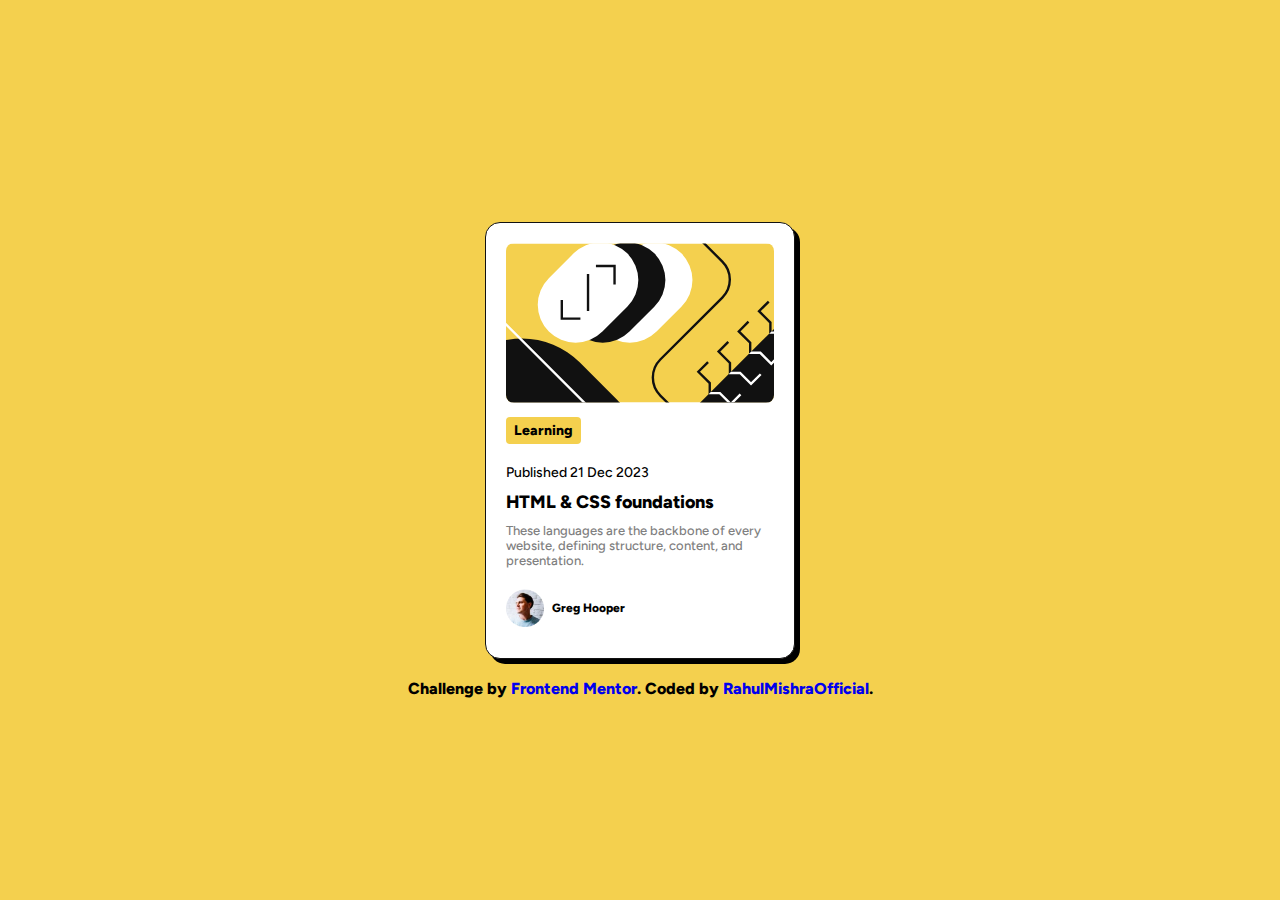
<file: blog-preview-card-main/index.html>
<!DOCTYPE html>
<html lang="en">
<head>
  <meta charset="UTF-8">
  <meta name="viewport" content="width=device-width, initial-scale=1.0">

  <link rel="icon" type="image/png" sizes="32x32" href="./assets/images/favicon-32x32.png">
  <link rel="preconnect" href="https://fonts.googleapis.com">
<link rel="preconnect" href="https://fonts.gstatic.com" crossorigin>
<link href="https://fonts.googleapis.com/css2?family=Figtree:ital,wght@0,300..900;1,300..900&display=swap" rel="stylesheet">
  <link rel="stylesheet" href="style.css">
  
  <title>Frontend Mentor | Blog preview card</title>
</head>
<body>

  <main>
    <img src="./assets/images/illustration-article.svg" alt="" id="mainImg">
    <span id="learning">Learning</span>

    <p>Published 21 Dec 2023</p>
  
    <h2>HTML & CSS foundations</h2>
  
    <p>These languages are the backbone of every website, defining structure, content, and presentation.</p>

    <div>
      <img src="./assets/images/image-avatar.webp" alt="">
    <span>Greg Hooper</span>
    </div>
  </main>
  <div class="attribution">
    Challenge by <a href="https://www.frontendmentor.io?ref=challenge" target="_blank">Frontend Mentor</a>. 
    Coded by <a href="#">RahulMishraOfficial</a>.
  </div>
</body>
</html>
</file>
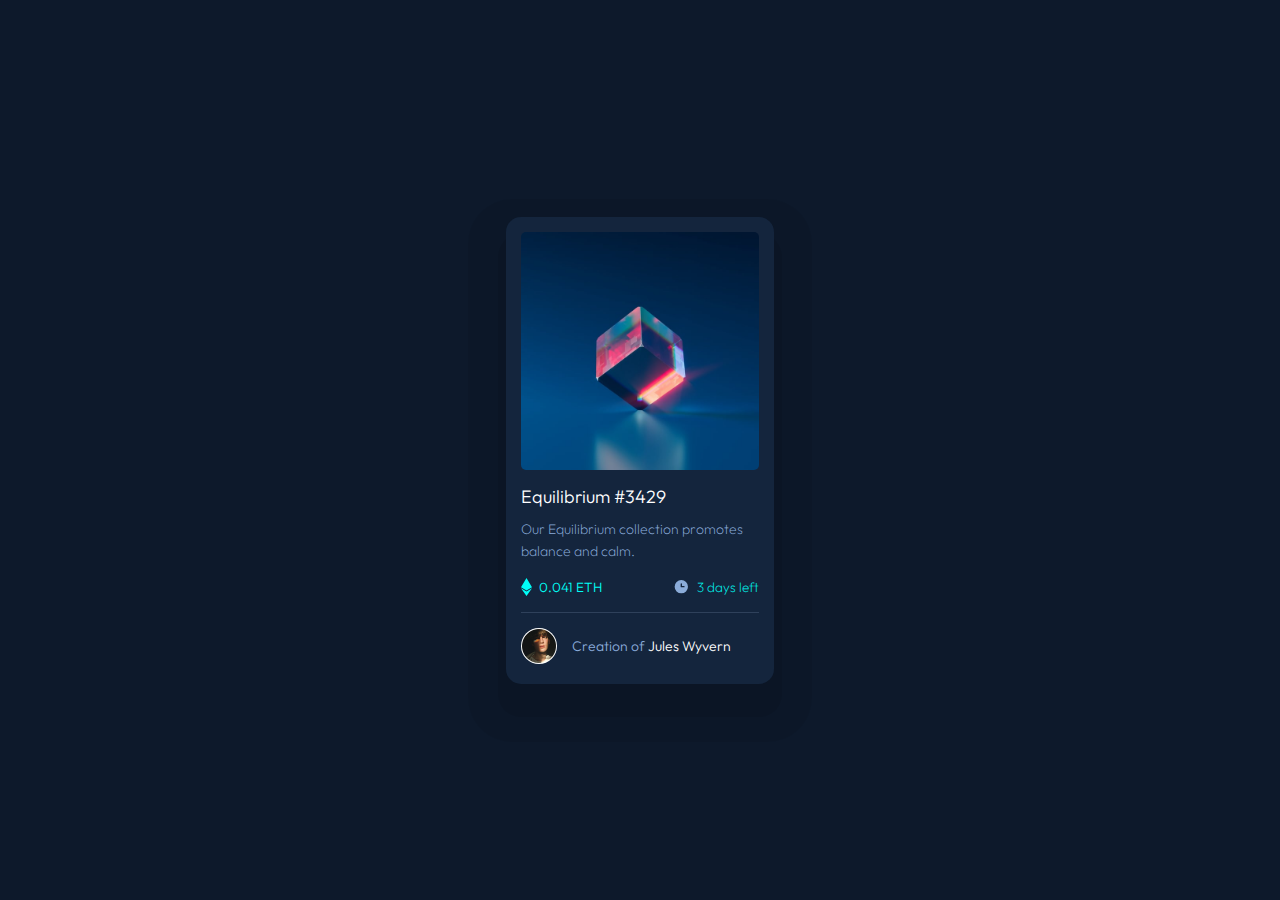
<file: nft_card/index.html>
<!DOCTYPE html>
<html lang="en">
<head>
    <meta charset="UTF-8">
    <meta name="viewport" content="width=device-width, initial-scale=1.0"><link rel="preconnect" href="https://fonts.googleapis.com">
    <link rel="preconnect" href="https://fonts.gstatic.com" crossorigin>
    <link href="https://fonts.googleapis.com/css2?family=Outfit:wght@100..900&display=swap" rel="stylesheet">
    <link rel="stylesheet" href="style.css">
    <title>NFT Card</title>
</head>
<body>
    <div class="card">
        <img src="./images/image-equilibrium.jpg" alt="" class="mainImage">
        <p class="heading">Equilibrium #3429</p>
        <p class="paragraph">Our Equilibrium collection promotes balance and calm.</p>
        <div class="cardStatus">
            <div class="status ethStatus">
                <img src="./images/icon-ethereum.svg" alt="">
                <span id="eth">
                    0.041 ETH
                </span>
            </div>
            <div class="status dayLeftStatus">
                <img src="./images/icon-clock.svg" alt="">
                <span>
                    3 days left
                </span>
            </div>
        </div>
        <hr>
        <div class="creator">
            <div class="img">
                <img src="./images/image-avatar.png" alt="">
            </div>
            <div><p>Creation of <span>Jules Wyvern</span></p></div>
        </div>
    </div>
</body>
</html>
</file>
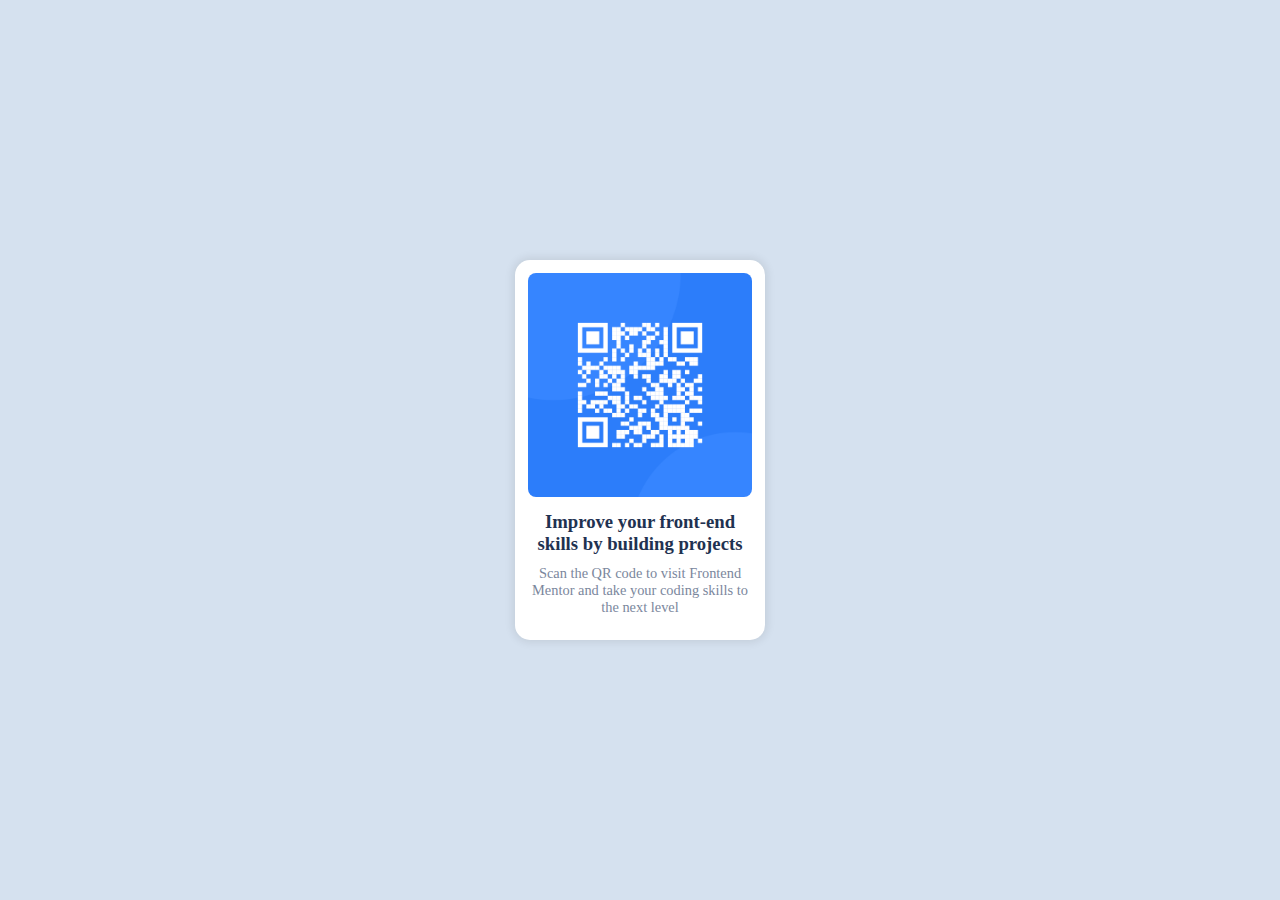
<file: qr_code_card/index.html>
<!DOCTYPE html>
<html lang="en">
<head>
    <meta charset="UTF-8">
    <meta name="viewport" content="width=device-width, initial-scale=1.0">
    <title>qr code card</title>
    <link rel="stylesheet" href="style.css">
</head>
<body>
    <div class="card">
        <img src="./images/image-qr-code.png" alt="">
        <h3>Improve your front-end skills by building projects</h3>
        <p>Scan the QR code to visit Frontend Mentor and take your coding skills to the next level</p>
    </div>
</body>
</html>
</file>
<file: blog-preview-card-main/style.css>
*{
    margin: 0;
    padding: 0;
    box-sizing: border-box;
    font-family: "Figtree", sans-serif;
}
body{
    background-color: hsl(47, 88%, 63%);
    display: flex;
    align-items: center;
    justify-content: center;
    height: 100vh;
    flex-direction: column;
}
main{
    max-width: 310px;
    min-height: 300px;
    background: white;
    padding: 20px;
    border-radius: 15px;
    border: 1px solid  hsl(0, 0%, 7%);
    box-shadow: 5px 5px 0 0;
    margin: 20px 0;
}
main #mainImg{
    width: 100%;
    border-radius: 8px;
}
main #learning{
    background-color: hsl(47, 88%, 63%);
    padding: 5px 8px;
    font-weight: 800;
    font-size: 14px;
    border-radius: 4px;
    margin: 10px 0;
    display: inline-block;
}

main p{
    font-weight: 500;
    margin: 10px 0;
    font-size: 14px;

}
main h2{
    font-weight: 800;
    font-size: 18px;
    margin: 5px 0;
}
main p:nth-child(5){
    color: hsl(0, 0%, 50%);
    font-size: 13px;
}
main div{
    width: 100%;
    height: 60px;
    display: flex;
    align-items: center;
}
main div img{
    width: 38px;
    height: 38px;
}

main div span{
    padding: 5px 8px;
    font-weight: 800;
    font-size: 12px;
    border-radius: 4px;
    margin: 10px 0;
    display: inline-block;
}

.attribution{
    font-weight: 800;
}
.attribution a{
    text-decoration: none;
}
@media (max-width:600px){
    .attribution{
        text-align: center;
    }
}
</file>
<file: nft_card/style.css>
*{
    margin: 0;
    padding: 0;
    box-sizing: border-box;
    font-family: "Outfit", sans-serif;
}
body{
    background-color: hsl(217, 54%, 11%);
    font-size: 18px;
    font-family: poppins,sans-serif;
    display: flex;
    align-items: center;
    justify-content: center;
    height: 100vh;
}

.card{
    max-width: 268px;
    min-height: 380px;
    background-color: hsl(216, 50%, 16%);
    border-radius: 15px;
    padding: 15px;
    box-shadow: 0 25px 0 8px rgba(0, 0, 0, 0.07),0 20px 0 38px rgba(0, 0, 0, 0.05);
}
.mainImage{
    width: 100%;
    border-radius: 5px;
}
.heading{
    color: white;
    margin: 10px 0;
    font-weight: 300;
}
.paragraph{
    font-size: 14px;
    font-weight: 200;
    color: hsl(215, 51%, 70%);
    line-height: 22px;
}
.cardStatus{
    width: 100%;
    height: 40px;
    border-top: none;
    border-right: none;
    border-left: none;
    display: flex;
    justify-content: space-between;
    margin: 5px 0;
}
.status{
    font-size: 0.84rem;
    display: flex;
    align-items: center;
    color: hsl(178, 100%, 50%);
    font-weight: 200;
}
#eth{
    font-weight: 300;
}
.status img{
    padding-right: 7px;
}
hr{
    border: 1px solid hsl(215, 32%, 27%);
    border-bottom: none;
}
.creator{
    display: flex;
    align-items: center;
    width: 100%;
    height: 36px;
    margin: 15px 0 5px;
}
.creator .img{
    /* margin: 20px 0 5px; */
    width: 36px;
    height: 36px;
    background-color: white;
    border-radius: 50%;
    padding: 1px;
}
.img img{
    width: 100%;
    height: 100%;
}
.creator p{
    font-size: 14px;
    font-weight: 300;
    margin: 0 15px;
    color: hsl(215, 51%, 70%);
}
.creator p span{
    color: white;
}
</file>
<file: qr_code_card/style.css>
*{
    margin: 0;
    padding: 0;
    box-sizing: border-box;
}
body{
    background-color: #d5e1ef;
    text-align: center;
}
.card{
    max-width: 250px;
    background-color: white;
    height: 380px;
    position: absolute;
    inset: 0;
    margin: auto;
    border-radius: 15px;
    padding: 13px;
    box-shadow: 0px 0px 10px 2px rgba(0, 0, 0, 0.09);
}
img{
    width: 100%;
    border-radius: 8px;
}
h3{
    margin: 10px 0;
    color: #1f3251;
}
p{

    font-size: 0.9rem;
    color: #7b879d;
}
</file>
